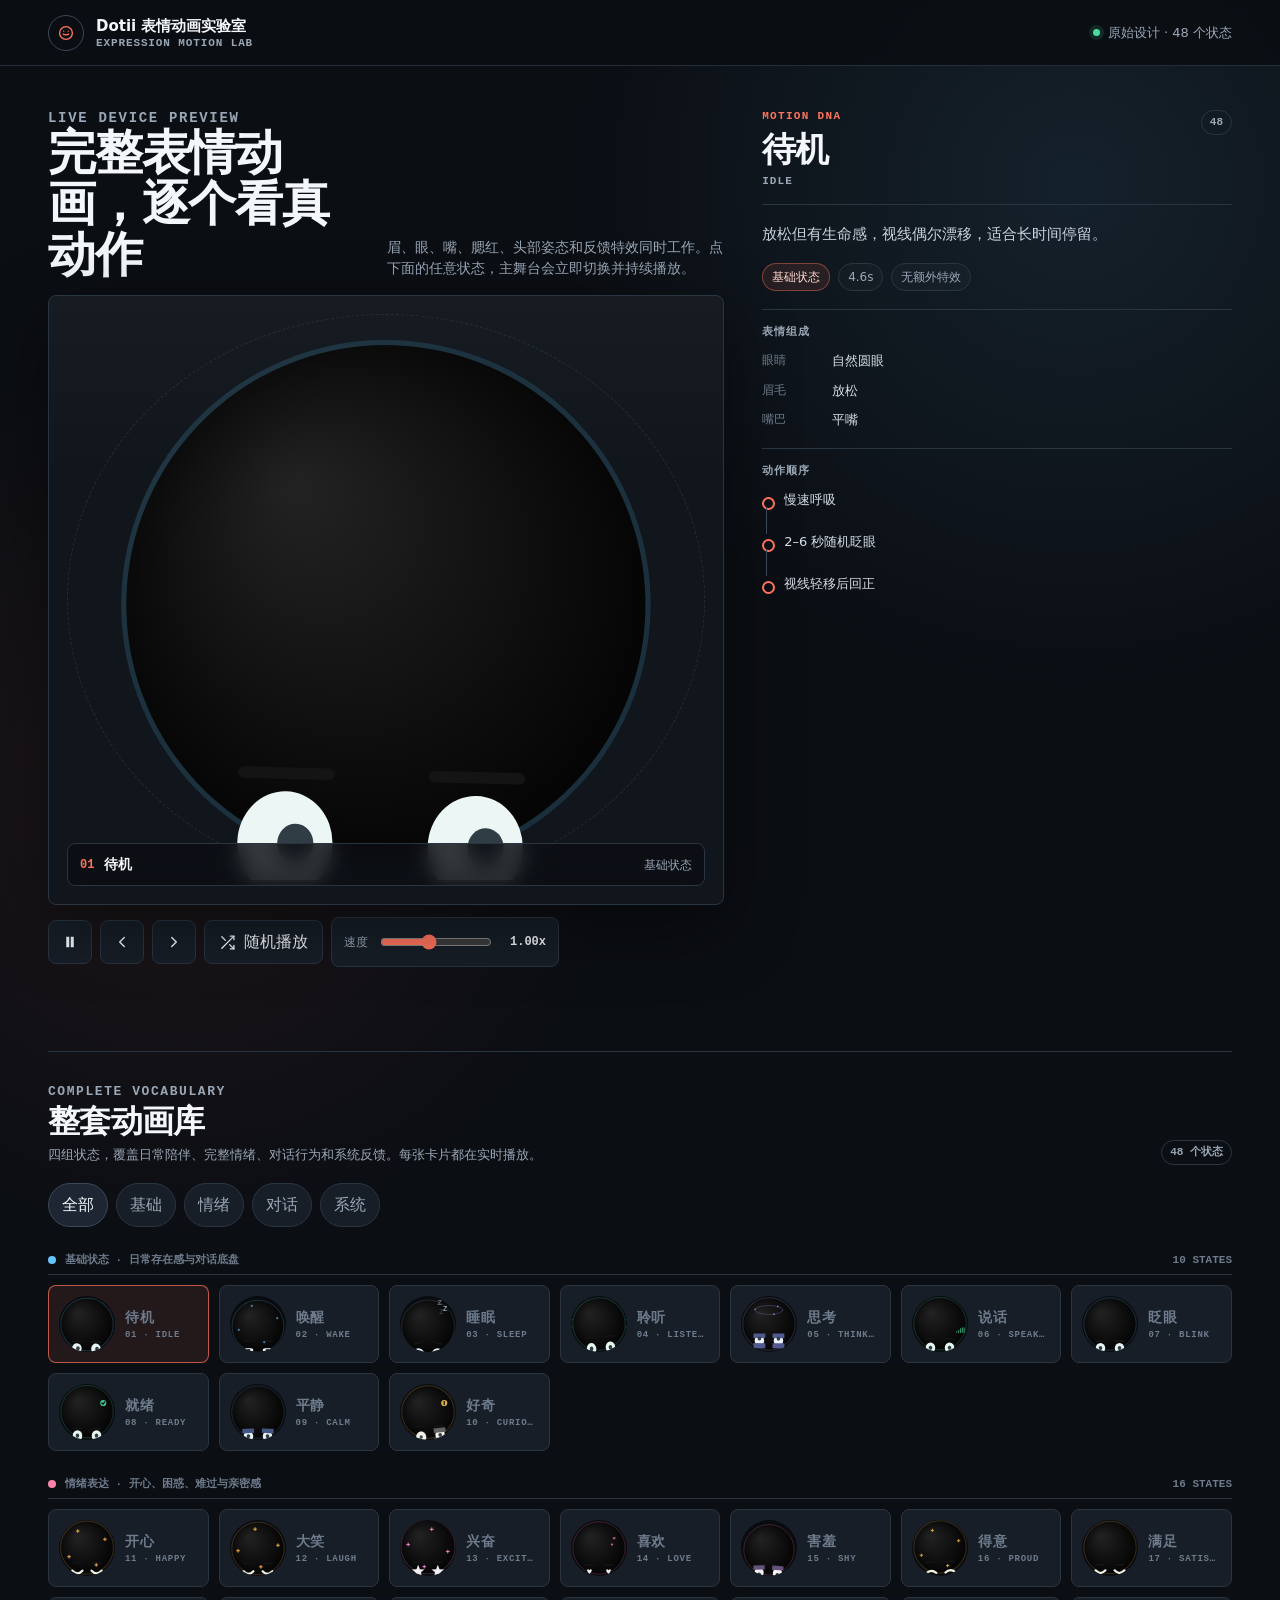
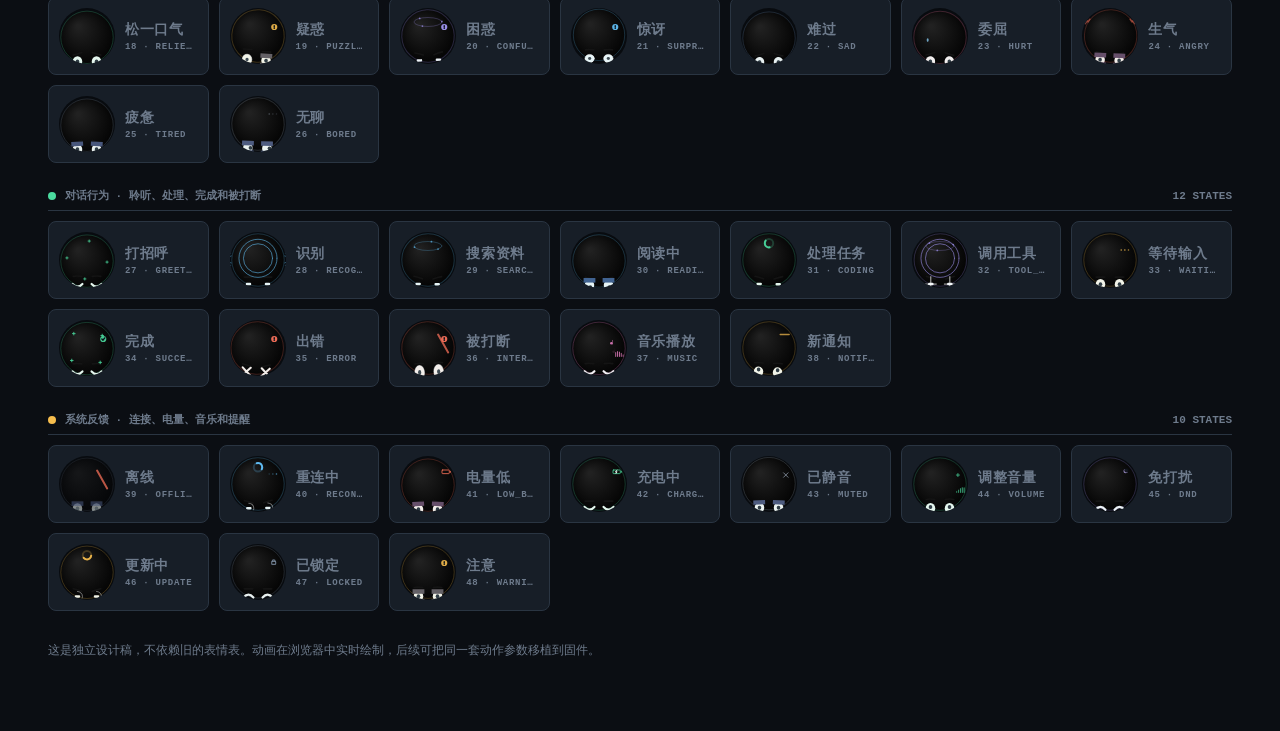
<file: output/emotion-preview/index.html>
<!doctype html>
<html lang="zh-CN">
<head>
  <meta charset="utf-8">
  <meta name="viewport" content="width=device-width, initial-scale=1">
  <title>Dotii 表情动画实验室</title>
  <link rel="icon" href="favicon.svg" type="image/svg+xml">
  <link rel="stylesheet" href="styles.css">
</head>
<body>
  <a class="skip-link" href="#gallery">跳到表情列表</a>

  <header class="topbar">
    <div class="brand-lockup">
      <span class="brand-mark" aria-hidden="true">
        <svg width="18" height="18" viewBox="0 0 24 24" fill="none" stroke="currentColor" stroke-width="1.8" stroke-linecap="round">
          <circle cx="12" cy="12" r="8.5"></circle>
          <path d="M8.5 13.4c1.2 1.4 5.8 1.4 7 0"></path>
          <path d="M9 9.5h.01M15 9.5h.01"></path>
        </svg>
      </span>
      <span class="brand-copy">
        <strong>Dotii 表情动画实验室</strong>
        <span>Expression motion lab</span>
      </span>
    </div>
    <div class="top-status"><span class="status-dot"></span><span>原始设计 · 48 个状态</span></div>
  </header>

  <main class="app-shell" id="main">
    <section class="hero-lab" aria-labelledby="stageTitle">
      <div class="stage-column">
        <div class="stage-heading">
          <div>
            <p class="section-kicker">Live device preview</p>
            <h1 id="stageTitle">完整表情动画，逐个看真动作</h1>
          </div>
          <p>眉、眼、嘴、腮红、头部姿态和反馈特效同时工作。点下面的任意状态，主舞台会立即切换并持续播放。</p>
        </div>

        <div class="device-frame" id="deviceFrame">
          <canvas id="mainFace" role="img" aria-label="当前表情动画预览"></canvas>
          <div class="device-badge" aria-live="polite">
            <span class="code" id="stageCode">01</span>
            <strong id="stageName">待机</strong>
            <span class="badge-state" id="stageGroup">基础状态</span>
          </div>
        </div>

        <div class="stage-controls" role="group" aria-label="动画播放控制">
          <button class="icon-button" id="playToggle" type="button" aria-label="暂停动画" aria-pressed="false" title="暂停 / 继续">
            <svg width="18" height="18" viewBox="0 0 24 24" fill="currentColor" aria-hidden="true"><path id="playPath" d="M7 5h4v14H7zM13 5h4v14h-4z"></path></svg>
          </button>
          <button class="icon-button" id="prevButton" type="button" aria-label="上一个表情" title="上一个">
            <svg width="18" height="18" viewBox="0 0 24 24" fill="none" stroke="currentColor" stroke-width="2" stroke-linecap="round" stroke-linejoin="round" aria-hidden="true"><path d="M15 18l-6-6 6-6"></path></svg>
          </button>
          <button class="icon-button" id="nextButton" type="button" aria-label="下一个表情" title="下一个">
            <svg width="18" height="18" viewBox="0 0 24 24" fill="none" stroke="currentColor" stroke-width="2" stroke-linecap="round" stroke-linejoin="round" aria-hidden="true"><path d="M9 18l6-6-6-6"></path></svg>
          </button>
          <button class="text-button" id="randomButton" type="button" aria-pressed="false">
            <svg width="17" height="17" viewBox="0 0 24 24" fill="none" stroke="currentColor" stroke-width="1.9" stroke-linecap="round" stroke-linejoin="round" aria-hidden="true"><path d="M16 3h5v5"></path><path d="M4 20L21 3"></path><path d="M21 16v5h-5"></path><path d="M15 15l6 6"></path><path d="M4 4l5 5"></path></svg>
            随机播放
          </button>
          <div class="speed-control">
            <label for="speedRange">速度</label>
            <input id="speedRange" type="range" min="25" max="200" step="5" value="100" aria-valuetext="1 倍速">
            <output id="speedOutput" for="speedRange">1.00x</output>
          </div>
        </div>
      </div>

      <aside class="inspector" aria-labelledby="inspectorTitle">
        <div class="inspector-title">
          <div>
            <p class="section-kicker">Motion DNA</p>
            <h2 id="inspectorTitle">待机</h2>
            <div class="en" id="inspectorEn">IDLE</div>
          </div>
          <span class="count-badge" id="stateCount">48</span>
        </div>
        <p class="state-summary" id="stateSummary"></p>
        <div class="tag-row" aria-label="动作标签">
          <span class="tag accent" id="stateGroupTag">基础状态</span>
          <span class="tag" id="stateDurationTag">4.6s</span>
          <span class="tag" id="stateEffectTag">无额外特效</span>
        </div>
        <div class="detail-group">
          <h3>表情组成</h3>
          <dl class="dna-list" id="dnaList"></dl>
        </div>
        <div class="detail-group">
          <h3>动作顺序</h3>
          <ol class="sequence" id="sequenceList"></ol>
        </div>
      </aside>
    </section>

    <section class="gallery-section" id="gallery" aria-labelledby="galleryTitle">
      <div class="gallery-heading">
        <div>
          <p class="section-kicker">Complete vocabulary</p>
          <h2 id="galleryTitle">整套动画库</h2>
          <p>四组状态，覆盖日常陪伴、完整情绪、对话行为和系统反馈。每张卡片都在实时播放。</p>
        </div>
        <span class="count-badge" id="galleryCount">48 个状态</span>
      </div>

      <div class="filter-row" role="group" aria-label="按功能筛选">
        <button class="filter-button" type="button" data-group="all" aria-pressed="true">全部</button>
        <button class="filter-button" type="button" data-group="basic" aria-pressed="false">基础</button>
        <button class="filter-button" type="button" data-group="emotion" aria-pressed="false">情绪</button>
        <button class="filter-button" type="button" data-group="dialog" aria-pressed="false">对话</button>
        <button class="filter-button" type="button" data-group="system" aria-pressed="false">系统</button>
      </div>

      <div id="groupContainer"></div>

      <p class="note">这是独立设计稿，不依赖旧的表情表。动画在浏览器中实时绘制，后续可把同一套动作参数移植到固件。</p>
    </section>
  </main>

  <script src="expressions.js"></script>
  <script src="face-renderer.js"></script>
  <script>
    (() => {
      const library = window.DOTII_EXPRESSION_LIBRARY;
      const expressions = library.expressions;
      const groupContainer = document.getElementById('groupContainer');
      const mainFace = new window.DotiiFace.FaceRenderer(document.getElementById('mainFace'));
      const cardFaces = [];
      const reduceMotion = window.matchMedia('(prefers-reduced-motion: reduce)');
      let selectedIndex = 0;
      let speed = 1;
      let playing = !reduceMotion.matches;
      let randomPlay = false;
      let filter = 'all';
      let baseTime = 0;
      let lastFrame = performance.now();
      let randomTimer = 0;

      const ui = {
        stageCode: document.getElementById('stageCode'),
        stageName: document.getElementById('stageName'),
        stageGroup: document.getElementById('stageGroup'),
        inspectorTitle: document.getElementById('inspectorTitle'),
        inspectorEn: document.getElementById('inspectorEn'),
        stateSummary: document.getElementById('stateSummary'),
        stateGroupTag: document.getElementById('stateGroupTag'),
        stateDurationTag: document.getElementById('stateDurationTag'),
        stateEffectTag: document.getElementById('stateEffectTag'),
        dnaList: document.getElementById('dnaList'),
        sequenceList: document.getElementById('sequenceList'),
        playToggle: document.getElementById('playToggle'),
        playPath: document.getElementById('playPath'),
        prevButton: document.getElementById('prevButton'),
        nextButton: document.getElementById('nextButton'),
        randomButton: document.getElementById('randomButton'),
        speedRange: document.getElementById('speedRange'),
        speedOutput: document.getElementById('speedOutput'),
        stateCount: document.getElementById('stateCount'),
        galleryCount: document.getElementById('galleryCount'),
      };

      function durationText(ms) {
        return ms >= 1000 ? `${(ms / 1000).toFixed(1)}s` : `${ms}ms`;
      }

      function effectName(effect) {
        const names = {
          sparkle: '闪光', zzz: '睡眠符号', rings: '声波环', orbit: '轨道点',
          bars: '音量柱', check: '对勾', cross: '错误叉', question: '问号',
          stars: '星星', hearts: '爱心', tear: '泪滴', anger: '怒气线',
          ellipsis: '等待省略号', slash: '中断斜线', note: '音符',
          notification: '通知线', loading: '加载环', progress: '进度环',
          target: '瞄准框', exclamation: '感叹号', warning: '警告符号',
          battery_low: '低电量', charging: '充电闪电', mute: '静音符号',
          lock: '锁定图标', moon: '月亮', plus: '加号', update: '更新标记',
        };
        return names[effect] || effect;
      }

      function createCard(expression, index) {
        const card = document.createElement('button');
        card.className = 'expression-card';
        card.type = 'button';
        card.dataset.index = String(index);
        card.setAttribute('aria-current', index === selectedIndex ? 'true' : 'false');
        card.setAttribute('aria-label', `${expression.label}，${expression.description}`);
        const canvas = document.createElement('canvas');
        canvas.dataset.mode = 'card';
        canvas.setAttribute('aria-hidden', 'true');
        const copy = document.createElement('span');
        copy.className = 'card-copy';
        const title = document.createElement('strong');
        title.textContent = expression.label;
        const code = document.createElement('span');
        code.textContent = `${String(index + 1).padStart(2, '0')} · ${expression.name}`;
        copy.append(title, code);
        card.append(canvas, copy);
        card.addEventListener('click', () => select(index, true));
        cardFaces.push(new window.DotiiFace.FaceRenderer(canvas));
        cardFaces[cardFaces.length - 1].setExpression(expression);
        return card;
      }

      Object.entries(library.groups).forEach(([groupKey, group]) => {
        const block = document.createElement('section');
        block.className = 'group-block';
        block.dataset.group = groupKey;
        block.setAttribute('aria-labelledby', `group-${groupKey}`);
        const head = document.createElement('div');
        head.className = 'group-head';
        const title = document.createElement('h3');
        title.id = `group-${groupKey}`;
        const dot = document.createElement('span');
        dot.className = 'dot';
        dot.setAttribute('aria-hidden', 'true');
        const label = document.createElement('span');
        label.textContent = `${group.label} · ${group.note}`;
        title.append(dot, label);
        const count = document.createElement('span');
        const countValue = expressions.filter((expression) => expression.group === groupKey).length;
        count.textContent = `${countValue} STATES`;
        head.append(title, count);
        const grid = document.createElement('div');
        grid.className = 'expression-grid';
        expressions.forEach((expression, index) => {
          if (expression.group === groupKey) grid.append(createCard(expression, index));
        });
        block.append(head, grid);
        groupContainer.append(block);
      });

      function updateInspector(expression) {
        const group = library.groups[expression.group];
        ui.stageCode.textContent = String(selectedIndex + 1).padStart(2, '0');
        ui.stageName.textContent = expression.label;
        ui.stageGroup.textContent = group.label;
        ui.inspectorTitle.textContent = expression.label;
        ui.inspectorEn.textContent = expression.name;
        ui.stateSummary.textContent = expression.description;
        ui.stateGroupTag.textContent = group.label;
        ui.stateDurationTag.textContent = durationText(expression.duration);
        const effects = expression.base.effects || [];
        ui.stateEffectTag.textContent = effects.length ? effects.map(effectName).join(' + ') : '无额外特效';
        ui.dnaList.replaceChildren();
        expression.dna.forEach((item) => {
          const [key, value] = item.split('：');
          const row = document.createElement('div');
          row.className = 'dna-row';
          const dt = document.createElement('dt');
          dt.textContent = key;
          const dd = document.createElement('dd');
          dd.textContent = value;
          row.append(dt, dd);
          ui.dnaList.append(row);
        });
        ui.sequenceList.replaceChildren();
        expression.sequence.forEach((item) => {
          const li = document.createElement('li');
          li.textContent = item;
          ui.sequenceList.append(li);
        });
      }

      function select(index, fromCard) {
        selectedIndex = (index + expressions.length) % expressions.length;
        const expression = expressions[selectedIndex];
        mainFace.setExpression(expression);
        updateInspector(expression);
        document.querySelectorAll('.expression-card').forEach((card) => {
          card.setAttribute('aria-current', Number(card.dataset.index) === selectedIndex ? 'true' : 'false');
        });
        if (fromCard) baseTime = 0;
        if (fromCard && document.activeElement !== ui.prevButton && document.activeElement !== ui.nextButton) {
          document.getElementById('mainFace').setAttribute('aria-label', `${expression.label} 表情动画预览`);
        }
      }

      function setPlaying(next) {
        playing = next;
        ui.playToggle.setAttribute('aria-pressed', String(!playing));
        ui.playToggle.setAttribute('aria-label', playing ? '暂停动画' : '继续动画');
        ui.playPath.setAttribute('d', playing ? 'M7 5h4v14H7zM13 5h4v14h-4z' : 'M8 5v14l11-7z');
      }

      function setRandom(next) {
        randomPlay = next;
        ui.randomButton.setAttribute('aria-pressed', String(randomPlay));
        window.clearTimeout(randomTimer);
        if (randomPlay) scheduleRandom();
      }

      function scheduleRandom() {
        window.clearTimeout(randomTimer);
        randomTimer = window.setTimeout(() => {
          if (!randomPlay) return;
          if (!playing) setPlaying(true);
          select(Math.floor(Math.random() * expressions.length), true);
          scheduleRandom();
        }, 3200);
      }

      function setFilter(next) {
        filter = next;
        document.querySelectorAll('.filter-button').forEach((button) => {
          button.setAttribute('aria-pressed', String(button.dataset.group === filter));
        });
        document.querySelectorAll('.group-block').forEach((block) => {
          block.hidden = filter !== 'all' && block.dataset.group !== filter;
        });
      }

      ui.playToggle.addEventListener('click', () => setPlaying(!playing));
      ui.prevButton.addEventListener('click', () => {
        setRandom(false);
        baseTime = 0;
        select(selectedIndex - 1, false);
      });
      ui.nextButton.addEventListener('click', () => {
        setRandom(false);
        baseTime = 0;
        select(selectedIndex + 1, false);
      });
      ui.randomButton.addEventListener('click', () => setRandom(!randomPlay));
      ui.speedRange.addEventListener('input', () => {
        speed = Number(ui.speedRange.value) / 100;
        ui.speedOutput.textContent = `${speed.toFixed(2)}x`;
        ui.speedRange.setAttribute('aria-valuetext', `${speed.toFixed(2)} 倍速`);
      });
      document.querySelectorAll('.filter-button').forEach((button) => {
        button.addEventListener('click', () => setFilter(button.dataset.group));
      });
      document.addEventListener('keydown', (event) => {
        if (event.target.matches('input, button, a')) return;
        if (event.key === 'ArrowRight') { setRandom(false); baseTime = 0; select(selectedIndex + 1, false); }
        if (event.key === 'ArrowLeft') { setRandom(false); baseTime = 0; select(selectedIndex - 1, false); }
        if (event.key === ' ') { event.preventDefault(); setPlaying(!playing); }
      });
      reduceMotion.addEventListener('change', (event) => {
        setPlaying(!event.matches);
      });

      setFilter('all');
      setPlaying(playing);
      select(0, true);
      cardFaces.forEach((face, index) => face.render(index * 137));
      ui.stateCount.textContent = String(expressions.length);
      ui.galleryCount.textContent = `${expressions.length} 个状态`;

      function loop(now) {
        const delta = Math.min(80, now - lastFrame);
        lastFrame = now;
        if (playing) baseTime += delta * speed;
        mainFace.render(baseTime);
        cardFaces.forEach((face, index) => {
          if (!reduceMotion.matches) face.render(baseTime + index * 137);
        });
        requestAnimationFrame(loop);
      }
      requestAnimationFrame(loop);
    })();
  </script>
</body>
</html>
</file>
<file: output/emotion-preview/styles.css>
:root {
  --bg: #0b0e13;
  --surface: #11161d;
  --surface-2: #171e27;
  --surface-3: #1d2632;
  --line: #2a3542;
  --line-strong: #3b4858;
  --ink: #f3f6fa;
  --muted: #9aa7b7;
  --dim: #6e7b8c;
  --coral: #ff735c;
  --mint: #4bdb9f;
  --amber: #f6bd4d;
  --sky: #65c6ff;
  --rose: #ff82ac;
  --violet: #aa9bff;
  --shadow: 0 22px 70px rgba(0, 0, 0, .42);
  --radius: 8px;
  --ease: cubic-bezier(.22, .8, .28, 1);
  color-scheme: dark;
}

* { box-sizing: border-box; }

html { scroll-behavior: smooth; }

body {
  margin: 0;
  min-width: 0;
  min-height: 100dvh;
  background:
    radial-gradient(circle at 84% 8%, rgba(101, 198, 255, .10), transparent 32rem),
    radial-gradient(circle at 14% 34%, rgba(255, 115, 92, .08), transparent 28rem),
    var(--bg);
  color: var(--ink);
  font-family: "Noto Sans SC", "Microsoft YaHei UI", "Microsoft YaHei", system-ui, sans-serif;
  line-height: 1.5;
  -webkit-font-smoothing: antialiased;
}

button, input { font: inherit; }
button { color: inherit; }
button:focus-visible, input:focus-visible, [tabindex]:focus-visible {
  outline: 2px solid var(--ink);
  outline-offset: 3px;
}

.skip-link {
  position: fixed;
  z-index: 100;
  top: 10px;
  left: 10px;
  translate: 0 -160%;
  background: var(--ink);
  color: #0b0e13;
  padding: 10px 14px;
  border-radius: var(--radius);
  font-weight: 700;
}
.skip-link:focus { translate: 0; }

.topbar {
  position: sticky;
  z-index: 20;
  top: 0;
  display: flex;
  align-items: center;
  justify-content: space-between;
  gap: 20px;
  min-height: 66px;
  padding: 10px clamp(16px, 4vw, 48px);
  border-bottom: 1px solid rgba(42, 53, 66, .82);
  background: rgba(11, 14, 19, .88);
  backdrop-filter: blur(16px);
}

.brand-lockup {
  display: flex;
  align-items: center;
  gap: 12px;
  min-width: 0;
}

.brand-mark {
  display: grid;
  place-items: center;
  width: 36px;
  height: 36px;
  flex: 0 0 auto;
  border: 1px solid var(--line-strong);
  border-radius: 50%;
  color: var(--coral);
}

.brand-copy { min-width: 0; }
.brand-copy strong {
  display: block;
  font-size: 15px;
  letter-spacing: 0;
}
.brand-copy span {
  display: block;
  color: var(--muted);
  font: 600 11px/1.2 ui-monospace, SFMono-Regular, Consolas, monospace;
  letter-spacing: .08em;
  text-transform: uppercase;
}

.top-status {
  display: flex;
  align-items: center;
  gap: 8px;
  min-width: 0;
  color: var(--muted);
  font-size: 13px;
}
.status-dot {
  width: 7px;
  height: 7px;
  flex: 0 0 auto;
  border-radius: 50%;
  background: var(--mint);
  box-shadow: 0 0 0 4px rgba(75, 219, 159, .12);
}

.app-shell {
  width: min(1440px, 100%);
  margin: 0 auto;
  padding: clamp(18px, 4vw, 44px) clamp(16px, 4vw, 48px) 72px;
}

.hero-lab {
  display: grid;
  grid-template-columns: minmax(0, 1.18fr) minmax(330px, .82fr);
  gap: clamp(20px, 3vw, 38px);
  align-items: start;
}

.stage-column { min-width: 0; }

.section-kicker {
  margin: 0 0 8px;
  color: var(--coral);
  font: 700 11px/1.2 ui-monospace, SFMono-Regular, Consolas, monospace;
  letter-spacing: .12em;
  text-transform: uppercase;
}

.stage-heading {
  display: flex;
  align-items: end;
  justify-content: space-between;
  gap: 20px;
  margin-bottom: 16px;
}
.stage-heading h1 {
  margin: 0;
  max-width: 760px;
  font-size: clamp(28px, 4.2vw, 48px);
  line-height: 1.06;
  letter-spacing: -.025em;
}
.stage-heading p {
  max-width: 380px;
  margin: 0;
  color: var(--muted);
  font-size: 14px;
}

.device-frame {
  position: relative;
  display: grid;
  place-items: center;
  min-height: min(67vw, 610px);
  overflow: hidden;
  border: 1px solid var(--line);
  border-radius: var(--radius);
  background:
    linear-gradient(180deg, rgba(255,255,255,.025), transparent 30%),
    var(--surface);
  box-shadow: var(--shadow);
}
.device-frame::before {
  content: "";
  position: absolute;
  inset: 18px;
  border: 1px dashed rgba(154, 167, 183, .15);
  border-radius: 50%;
  pointer-events: none;
}
#mainFace {
  display: block;
  width: min(86%, 560px);
  height: auto;
  aspect-ratio: 1;
  image-rendering: auto;
}

.device-badge {
  position: absolute;
  left: 18px;
  right: 18px;
  bottom: 18px;
  display: flex;
  align-items: center;
  gap: 10px;
  padding: 10px 12px;
  border: 1px solid var(--line);
  border-radius: var(--radius);
  background: rgba(11, 14, 19, .82);
  backdrop-filter: blur(10px);
  min-width: 0;
}
.device-badge .code {
  color: var(--coral);
  font: 700 12px/1 ui-monospace, SFMono-Regular, Consolas, monospace;
}
.device-badge strong {
  min-width: 0;
  overflow-wrap: anywhere;
  font-size: 14px;
}
.device-badge .badge-state {
  margin-left: auto;
  color: var(--muted);
  font-size: 12px;
  white-space: nowrap;
}

.stage-controls {
  display: flex;
  flex-wrap: wrap;
  align-items: center;
  gap: 8px;
  margin-top: 12px;
}

.icon-button, .text-button {
  display: inline-flex;
  align-items: center;
  justify-content: center;
  min-height: 44px;
  border: 1px solid var(--line);
  border-radius: var(--radius);
  background: var(--surface-2);
  cursor: pointer;
  touch-action: manipulation;
  transition: background .18s var(--ease), border-color .18s var(--ease), transform .18s var(--ease), color .18s var(--ease);
}
.icon-button {
  width: 44px;
  padding: 0;
}
.text-button {
  gap: 8px;
  padding: 0 14px;
}
.icon-button:hover, .text-button:hover {
  border-color: var(--line-strong);
  background: var(--surface-3);
}
.icon-button:active, .text-button:active, .expression-card:active { transform: scale(.97); }
.icon-button[aria-pressed="true"], .text-button[aria-pressed="true"] {
  border-color: rgba(255, 115, 92, .58);
  color: #fff;
  background: rgba(255, 115, 92, .14);
}

.speed-control {
  display: inline-flex;
  align-items: center;
  gap: 10px;
  min-height: 44px;
  padding: 0 12px;
  border: 1px solid var(--line);
  border-radius: var(--radius);
  background: var(--surface-2);
}
.speed-control label {
  color: var(--muted);
  font-size: 12px;
  white-space: nowrap;
}
.speed-control output {
  min-width: 42px;
  color: var(--ink);
  font: 700 12px/1 ui-monospace, SFMono-Regular, Consolas, monospace;
  text-align: right;
}
input[type="range"] {
  width: 112px;
  height: 44px;
  accent-color: var(--coral);
  cursor: pointer;
}

.inspector {
  position: sticky;
  top: 84px;
  display: grid;
  gap: 18px;
  min-width: 0;
}
.inspector-title {
  display: flex;
  align-items: start;
  justify-content: space-between;
  gap: 14px;
  padding-bottom: 16px;
  border-bottom: 1px solid var(--line);
}
.inspector-title h2 {
  margin: 2px 0 0;
  font-size: clamp(24px, 3vw, 34px);
  line-height: 1.1;
  letter-spacing: -.02em;
}
.inspector-title .en {
  margin-top: 6px;
  color: var(--muted);
  font: 700 11px/1.2 ui-monospace, SFMono-Regular, Consolas, monospace;
  letter-spacing: .1em;
}
.count-badge {
  flex: 0 0 auto;
  padding: 6px 8px;
  border: 1px solid var(--line);
  border-radius: 999px;
  color: var(--muted);
  font: 700 11px/1 ui-monospace, SFMono-Regular, Consolas, monospace;
}

.state-summary {
  margin: 0;
  color: #c9d3df;
  font-size: 15px;
}

.tag-row {
  display: flex;
  flex-wrap: wrap;
  gap: 8px;
}
.tag {
  display: inline-flex;
  align-items: center;
  min-height: 28px;
  padding: 3px 9px;
  border: 1px solid var(--line);
  border-radius: 999px;
  color: var(--muted);
  background: rgba(255,255,255,.02);
  font-size: 12px;
}
.tag.accent {
  border-color: rgba(255, 115, 92, .42);
  color: #ffd9d1;
  background: rgba(255, 115, 92, .10);
}

.detail-group {
  min-width: 0;
  padding-top: 16px;
  border-top: 1px solid var(--line);
}
.detail-group h3 {
  margin: 0 0 12px;
  color: var(--muted);
  font: 700 11px/1.2 ui-monospace, SFMono-Regular, Consolas, monospace;
  letter-spacing: .1em;
  text-transform: uppercase;
}
.dna-list {
  display: grid;
  gap: 10px;
  margin: 0;
}
.dna-row {
  display: grid;
  grid-template-columns: 58px 1fr;
  gap: 12px;
  align-items: start;
}
.dna-row dt {
  color: var(--dim);
  font-size: 12px;
}
.dna-row dd {
  margin: 0;
  min-width: 0;
  color: #d6dee8;
  font-size: 13px;
  overflow-wrap: anywhere;
}
.sequence {
  display: grid;
  gap: 10px;
  margin: 0;
  padding: 0;
  list-style: none;
}
.sequence li {
  position: relative;
  min-height: 32px;
  padding-left: 22px;
  color: #d6dee8;
  font-size: 13px;
}
.sequence li::before {
  content: "";
  position: absolute;
  top: 7px;
  left: 0;
  width: 9px;
  height: 9px;
  border: 2px solid var(--coral);
  border-radius: 50%;
}
.sequence li:not(:last-child)::after {
  content: "";
  position: absolute;
  top: 18px;
  left: 4px;
  width: 1px;
  height: calc(100% - 6px);
  background: var(--line-strong);
}

.gallery-section {
  margin-top: clamp(44px, 7vw, 84px);
  padding-top: 26px;
  border-top: 1px solid var(--line);
}
.gallery-heading {
  display: flex;
  align-items: end;
  justify-content: space-between;
  gap: 20px;
  margin-bottom: 18px;
}
.gallery-heading h2 {
  margin: 4px 0 0;
  font-size: clamp(22px, 3vw, 32px);
  line-height: 1.1;
  letter-spacing: -.02em;
}
.gallery-heading p {
  margin: 6px 0 0;
  color: var(--muted);
  font-size: 13px;
}
.filter-row {
  display: flex;
  flex-wrap: wrap;
  gap: 8px;
  margin-bottom: 22px;
}
.filter-button {
  min-height: 44px;
  padding: 0 13px;
  border: 1px solid var(--line);
  border-radius: 999px;
  background: var(--surface-2);
  color: var(--muted);
  cursor: pointer;
  touch-action: manipulation;
  transition: color .18s var(--ease), border-color .18s var(--ease), background .18s var(--ease);
}
.filter-button:hover { color: var(--ink); border-color: var(--line-strong); }
.filter-button[aria-pressed="true"] {
  color: var(--ink);
  border-color: var(--line-strong);
  background: var(--surface-3);
}
.filter-button[data-group="basic"][aria-pressed="true"] { border-color: rgba(101, 198, 255, .58); }
.filter-button[data-group="emotion"][aria-pressed="true"] { border-color: rgba(255, 130, 172, .58); }
.filter-button[data-group="dialog"][aria-pressed="true"] { border-color: rgba(75, 219, 159, .58); }
.filter-button[data-group="system"][aria-pressed="true"] { border-color: rgba(246, 189, 77, .58); }

.group-block { margin-top: 28px; }
.group-block[hidden] { display: none; }
.group-head {
  display: flex;
  align-items: center;
  justify-content: space-between;
  gap: 12px;
  margin-bottom: 10px;
  padding-bottom: 8px;
  border-bottom: 1px solid var(--line);
}
.group-head h3 {
  display: flex;
  align-items: center;
  gap: 9px;
  margin: 0;
  font-size: 15px;
}
.group-head .dot {
  width: 8px;
  height: 8px;
  border-radius: 50%;
  background: var(--sky);
}
.group-block[data-group="emotion"] .group-head .dot { background: var(--rose); }
.group-block[data-group="dialog"] .group-head .dot { background: var(--mint); }
.group-block[data-group="system"] .group-head .dot { background: var(--amber); }
.group-head span {
  color: var(--dim);
  font: 700 11px/1 ui-monospace, SFMono-Regular, Consolas, monospace;
}

.expression-grid {
  display: grid;
  grid-template-columns: repeat(auto-fill, minmax(148px, 1fr));
  gap: 10px;
}
.expression-card {
  position: relative;
  display: grid;
  grid-template-columns: 56px minmax(0, 1fr);
  align-items: center;
  gap: 10px;
  min-height: 78px;
  padding: 10px;
  overflow: hidden;
  border: 1px solid var(--line);
  border-radius: var(--radius);
  background: var(--surface-2);
  color: var(--ink);
  text-align: left;
  cursor: pointer;
  touch-action: manipulation;
  transition: background .18s var(--ease), border-color .18s var(--ease), transform .18s var(--ease);
}
.expression-card:hover { border-color: var(--line-strong); background: var(--surface-3); }
.expression-card[aria-current="true"] {
  border-color: rgba(255, 115, 92, .72);
  background: rgba(255, 115, 92, .10);
}
.expression-card canvas {
  display: block;
  width: 56px;
  height: 56px;
  border-radius: 50%;
  background: #080b0f;
}
.expression-card .card-copy { min-width: 0; }
.expression-card strong {
  display: block;
  font-size: 14px;
  white-space: nowrap;
  overflow: hidden;
  text-overflow: ellipsis;
}
.expression-card span {
  display: block;
  margin-top: 3px;
  color: var(--dim);
  font: 700 9px/1.2 ui-monospace, SFMono-Regular, Consolas, monospace;
  letter-spacing: .08em;
  white-space: nowrap;
  overflow: hidden;
  text-overflow: ellipsis;
}

.note {
  margin: 30px 0 0;
  color: var(--dim);
  font-size: 12px;
}
.note a { color: var(--muted); }

@media (max-width: 1040px) {
  .hero-lab { grid-template-columns: 1fr; }
  .inspector { position: static; }
  .device-frame { min-height: min(92vw, 630px); }
}

@media (max-width: 640px) {
  .topbar { min-height: 58px; padding: 8px 14px; }
  .brand-copy span { display: none; }
  .top-status { font-size: 12px; }
  .app-shell { padding: 18px 14px 54px; }
  .stage-heading { display: block; }
  .stage-heading p { margin-top: 10px; }
  .device-frame { min-height: 88vw; }
  #mainFace { width: min(94%, 470px); }
  .device-badge { left: 12px; right: 12px; bottom: 12px; }
  .device-badge .badge-state { display: none; }
  .stage-controls { display: grid; grid-template-columns: repeat(3, 44px) minmax(0, 1fr); }
  .speed-control { grid-column: 1 / -1; width: 100%; }
  .speed-control input { flex: 1; width: auto; min-width: 80px; }
  .gallery-heading { display: block; }
  .expression-grid { grid-template-columns: repeat(2, minmax(0, 1fr)); }
  .expression-card { grid-template-columns: 46px minmax(0, 1fr); gap: 8px; min-height: 68px; padding: 8px; }
  .expression-card canvas { width: 46px; height: 46px; }
  .expression-card strong { font-size: 13px; }
}

@media (prefers-reduced-motion: reduce) {
  html { scroll-behavior: auto; }
  *, *::before, *::after {
    animation-duration: .001ms !important;
    animation-iteration-count: 1 !important;
    transition-duration: .001ms !important;
  }
}
</file>
